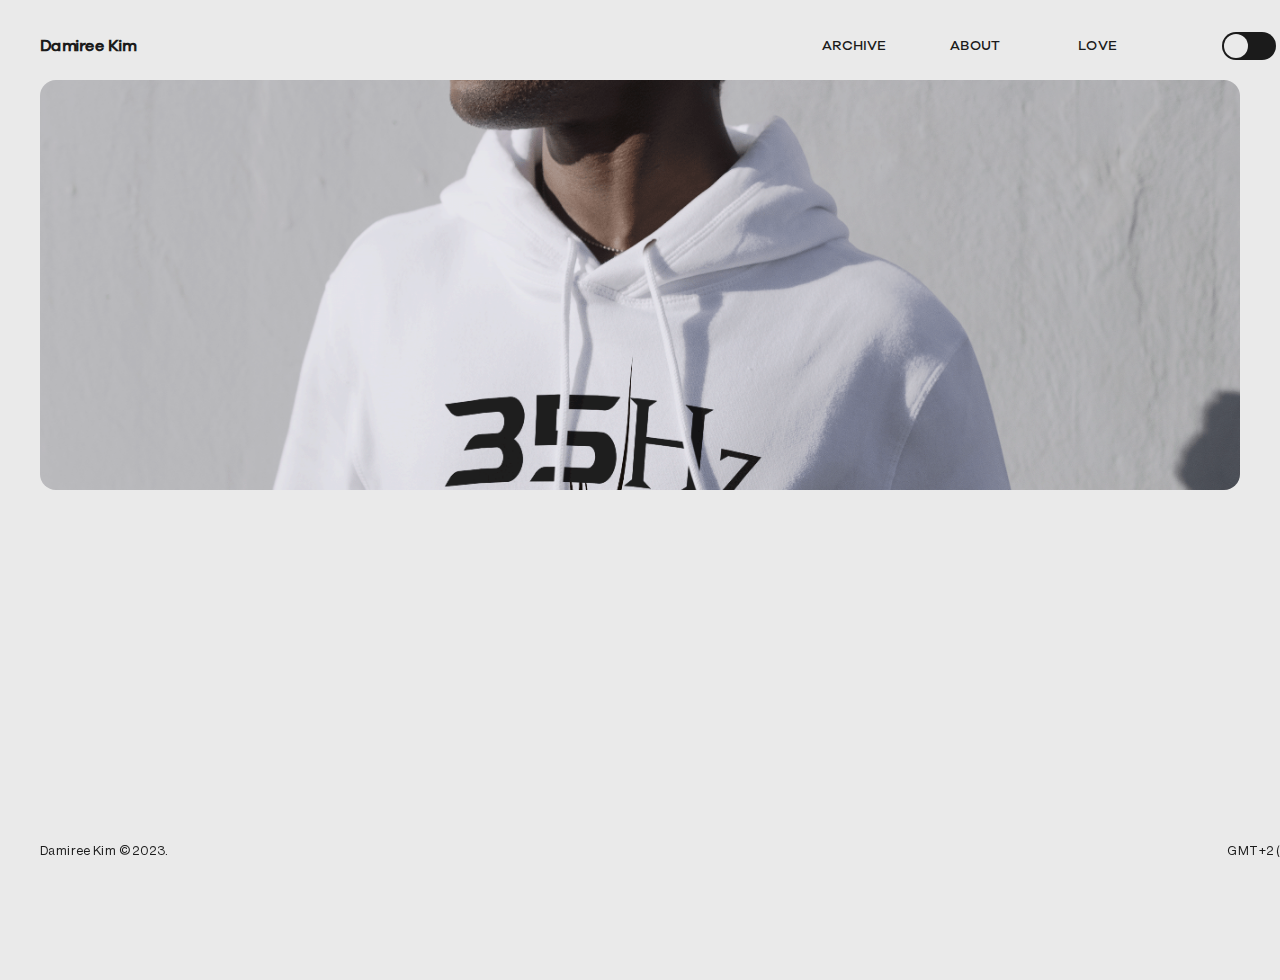
<file: index.html>
<!DOCTYPE html>
<html>
<head>
    <meta charset="UTF-8">
    <meta name="viewport" content="width=device-width, initial-scale=1.0">
    <link rel="stylesheet" href="css/font.css">
    <link rel="stylesheet" href="https://cdnjs.cloudflare.com/ajax/libs/font-awesome/5.15.3/css/all.min.css">
    <!-- Bootstrap -->
    <link href="https://cdn.jsdelivr.net/npm/bootstrap@5.3.0-alpha2/dist/css/bootstrap.min.css" rel="stylesheet" integrity="sha384-aFq/bzH65dt+w6FI2ooMVUpc+21e0SRygnTpmBvdBgSdnuTN7QbdgL+OapgHtvPp" crossorigin="anonymous">
    <!-- My own css -->
    <link rel="stylesheet" href="css/general.css">
    <link rel="stylesheet" href="css/header.css">
    <!-- Favicon- Other meta tags, styles, and scripts go here -->
    <link rel="icon" type="image/x-icon" href="src/favicon.svg">
    <!-- Favicon- For modern browsers, you can also use this line -->
    <link rel="icon" type="image/png" sizes="32x32" href="src/favicon.svg">

    <title>Damiree Kim</title>
</head>
<body style="height: 100vh;">
    <header class="gnb w-100">
        <div class="logo display4">
            <a href="index.html">Damiree Kim</a>
        </div>
        <nav class="menu"> 
            <div class="menu-icon">
               <svg xmlns="http://www.w3.org/2000/svg" width="28" height="28" viewBox="0 0 28 28" fill="none">
                  <path d="M25.9968 9.01431C25.9968 5.14149 22.8394 2 18.947 2C17.0168 2 15.2719 2.77266 13.9968 4.02226C12.7249 2.77266 10.98 2 9.0498 2C5.15739 2 2 5.14149 2 9.01431C2 10.9666 2.80213 12.7281 4.09321 14C2.80213 15.2719 2 17.0366 2 18.9857C2 22.8585 5.15739 26 9.0498 26C10.98 26 12.7249 25.2273 14 23.9777C15.2719 25.2273 17.02 26 18.9502 26C22.8426 26 26 22.8585 26 18.9857C26 17.0334 25.1979 15.2719 23.9068 14C25.1979 12.7281 26 10.9634 26 9.01431H25.9968ZM16.8154 14.4769C16.5373 14.7891 15.7449 14.4769 15.7449 14.4769C15.045 14.4769 14.4762 15.0429 14.4762 15.7393C14.4762 15.7393 14.7854 16.5262 14.4762 16.8045C14.1979 17.0549 13.7957 17.0549 13.5174 16.8045C13.2083 16.5262 13.5174 15.7393 13.5174 15.7393C13.5174 15.0429 12.9486 14.4769 12.2487 14.4769C12.2487 14.4769 11.4563 14.7891 11.1782 14.4769C10.9303 14.1988 10.9303 13.8012 11.1782 13.5231C11.4563 13.2109 12.2487 13.5231 12.2487 13.5231C12.9486 13.5231 13.5174 12.9571 13.5174 12.2607C13.5174 12.2607 13.2083 11.4738 13.5174 11.1955C13.7957 10.9451 14.1979 10.9451 14.4762 11.1955C14.7854 11.4738 14.4762 12.2607 14.4762 12.2607C14.4762 12.9571 15.045 13.5231 15.7449 13.5231C15.7449 13.5231 16.5373 13.2109 16.8154 13.5231C17.0633 13.8012 17.0633 14.1988 16.8154 14.4769Z" fill="var(--Background-text1)"/>
                </svg>
            </div>
            <ul class="menu-tab">
                <li><a class="display5" href="html/archive.html">Archive</a></li>
                <li><a class="display5" href="html/about.html">About</a></li>
                <li><a class="display5" href="html/love.html">Love</a></li>
                <div class="menu-side-contact body3">
                    <p>damiree813@gmail.com<br>
                    <a href="https://www.instagram.com/damiree_813"target="_blank">IG @damiree_813</a><br>
                    <a href="www.linkedin.com/in/damiree-kim"target="_blank">Linkedin</a>,
                    <a href="https://drive.google.com/file/d/1RmDQS-z3Ba1pbxVOV7ynsDGx11QcPhNy/view"target="_blank">CV</a></p>
                </div>
            </ul>

            <div class="toggle-container"> 
                <svg class="icon-sun fas fa-sun" xmlns="http://www.w3.org/2000/svg" width="24" height="24" viewBox="0 0 24 24" fill="none">
                    <path fill-rule="evenodd" clip-rule="evenodd" d="M12.7992 1.99922C12.7992 1.55739 12.441 1.19922 11.9992 1.19922C11.5574 1.19922 11.1992 1.55739 11.1992 1.99922V5.99922C11.1992 6.44105 11.5574 6.79922 11.9992 6.79922C12.441 6.79922 12.7992 6.44105 12.7992 5.99922V1.99922ZM12.7992 17.9992C12.7992 17.5574 12.441 17.1992 11.9992 17.1992C11.5574 17.1992 11.1992 17.5574 11.1992 17.9992V21.9992C11.1992 22.441 11.5574 22.7992 11.9992 22.7992C12.441 22.7992 12.7992 22.441 12.7992 21.9992V17.9992ZM1.19922 11.9992C1.19922 11.5574 1.55739 11.1992 1.99922 11.1992H5.99922C6.44105 11.1992 6.79922 11.5574 6.79922 11.9992C6.79922 12.441 6.44105 12.7992 5.99922 12.7992H1.99922C1.55739 12.7992 1.19922 12.441 1.19922 11.9992ZM17.9992 11.1992C17.5574 11.1992 17.1992 11.5574 17.1992 11.9992C17.1992 12.441 17.5574 12.7992 17.9992 12.7992H21.9992C22.441 12.7992 22.7992 12.441 22.7992 11.9992C22.7992 11.5574 22.441 11.1992 21.9992 11.1992H17.9992ZM15.4335 8.39303C15.1211 8.08061 15.1211 7.57408 15.4335 7.26166L18.262 4.43323C18.5744 4.12081 19.0809 4.12081 19.3933 4.43323C19.7058 4.74565 19.7058 5.25218 19.3933 5.5646L16.5649 8.39303C16.2525 8.70545 15.746 8.70545 15.4335 8.39303ZM15.4335 16.5649C15.1211 16.2525 15.1211 15.746 15.4335 15.4335C15.746 15.1211 16.2525 15.1211 16.5649 15.4335L19.3933 18.262C19.7058 18.5744 19.7058 19.0809 19.3933 19.3933C19.0809 19.7058 18.5744 19.7058 18.262 19.3933L15.4335 16.5649ZM4.43353 19.393C4.12111 19.0806 4.12111 18.5741 4.43353 18.2617L7.26196 15.4332C7.57438 15.1208 8.08091 15.1208 8.39333 15.4332C8.70575 15.7456 8.70575 16.2522 8.39333 16.5646L5.5649 19.393C5.25248 19.7054 4.74595 19.7054 4.43353 19.393ZM4.43353 5.5649C4.12111 5.25248 4.12111 4.74595 4.43353 4.43353C4.74595 4.12111 5.25248 4.12111 5.5649 4.43353L8.39333 7.26196C8.70575 7.57438 8.70575 8.08091 8.39333 8.39333C8.08091 8.70575 7.57438 8.70575 7.26196 8.39333L4.43353 5.5649Z" fill="var(--Background-text1)"/></svg>
                <label class="toggle">
                    <input type="checkbox" id="dark-mode-toggle">
                    <span class="slider"></span>
                </label>
                <svg class="icon-moon fas fa-moon" xmlns="http://www.w3.org/2000/svg" width="24" height="24" viewBox="0 0 24 24" fill="none">
                    <path fill-rule="evenodd" clip-rule="evenodd" d="M19.0761 13.9358C19.8621 13.5774 20.8118 14.1724 20.5244 14.987C19.2469 18.6074 15.7446 21.1187 11.7422 20.9957C6.97834 20.8493 3.1507 17.0217 3.00433 12.2578C2.88135 8.25542 5.39256 4.75307 9.01301 3.47562C9.8276 3.1882 10.4186 4.13497 10.0509 4.91661C8.78024 7.61774 8.4385 11.0105 10.647 13.219C12.8815 15.4536 16.3467 15.1804 19.0761 13.9358Z" stroke="var(--Background-text1)" stroke-width="1.6" stroke-linecap="round" stroke-linejoin="round"/>
                </svg>
            </div>
        </nav>
        <script src="js/script.js"></script>
    </header>

    <div class="page-landing h-100">
        <div class="hero-img d-flex align-items-center justify-content-center">
            <a href="html/archive.html"><img src="src/23reel.png"></a> 
        </div>

        <div class="fade-slide-element landing-container w-100">
            <div class="h3">Visual Identity<br>User Interface<br>Photograph</div>
            <div class="contact">
                <p class="display2">damiree813@gmail.com</p>
                <div class="contact-icon-set">
                    <a href="https://www.behance.net/damiree813fddc" target="_blank"><svg xmlns="http://www.w3.org/2000/svg" width="24" height="24" viewBox="0 0 24 24" fill="none">
                          <path d="M7.78912 5.4035C8.32952 5.39346 8.86916 5.44887 9.39625 5.5685C9.84003 5.66539 10.2614 5.84569 10.6379 6.09981C10.9856 6.3525 11.2608 6.69223 11.4357 7.08488C11.6367 7.5677 11.7337 8.08749 11.7203 8.61033C11.7431 9.18441 11.5965 9.75252 11.2987 10.2439C10.9854 10.7079 10.5524 11.0785 10.0455 11.3164C10.7334 11.5018 11.3325 11.9266 11.7352 12.5143C12.1217 13.137 12.316 13.8599 12.2937 14.5925C12.3064 15.1766 12.1857 15.7559 11.9406 16.2863C11.714 16.7489 11.3823 17.1521 10.972 17.4635C10.5496 17.7716 10.0742 17.9995 9.5695 18.1359C9.04611 18.2807 8.50542 18.3534 7.96237 18.3521H2V5.4035H7.78912ZM7.44509 10.6407C7.86969 10.6582 8.28766 10.5311 8.63063 10.2802C8.79489 10.1339 8.92266 9.95131 9.00374 9.74689C9.08482 9.54247 9.11696 9.32192 9.09759 9.10286C9.10858 8.84701 9.05764 8.59229 8.94909 8.36035C8.85701 8.17568 8.71383 8.02133 8.53658 7.91566C8.35705 7.79935 8.15535 7.72153 7.94422 7.68714C7.71514 7.64276 7.48203 7.62257 7.24874 7.62691H4.70109V10.6522H7.44509V10.6407ZM7.59359 16.1534C7.85037 16.1569 8.10662 16.1292 8.35673 16.0709C8.58529 16.0204 8.80205 15.9266 8.99529 15.7945C9.1846 15.6625 9.33754 15.4849 9.43997 15.2781C9.55874 15.0144 9.61331 14.7263 9.5992 14.4374C9.62495 14.1741 9.59008 13.9085 9.49727 13.6608C9.40446 13.4131 9.25617 13.19 9.06377 13.0085C8.65596 12.7081 8.1562 12.5593 7.65052 12.5877H4.70109V16.1534H7.59359Z" fill="var(--Background-text1)"/>
                          <path d="M16.1407 16.1061C16.3527 16.3026 16.6025 16.454 16.8748 16.551C17.1471 16.648 17.4362 16.6886 17.7247 16.6704C18.1821 16.682 18.6305 16.5428 19.001 16.2744C19.3024 16.0784 19.5307 15.7884 19.6503 15.4494H21.8044C21.5749 16.4145 21.0144 17.2687 20.2204 17.8634C19.4587 18.369 18.5585 18.625 17.6447 18.596C16.9925 18.6046 16.3453 18.482 15.7414 18.2355C15.1951 18.0077 14.7052 17.6633 14.3059 17.2265C13.908 16.7688 13.6024 16.2384 13.4058 15.6647C13.1851 15.0235 13.0771 14.3488 13.0865 13.6707C13.0825 13.0039 13.1941 12.3415 13.4165 11.7129C13.7153 10.8286 14.2865 10.0616 15.0482 9.52213C15.8099 8.98261 16.7229 8.69825 17.6563 8.70987C18.3453 8.69547 19.0268 8.85673 19.6363 9.17848C20.1873 9.4806 20.6626 9.90371 21.0264 10.416C21.3987 10.9535 21.6655 11.5569 21.8127 12.1939C21.9741 12.878 22.0317 13.5825 21.9835 14.2837H15.5673C15.5153 14.9425 15.7209 15.5958 16.1407 16.1061ZM18.9557 11.1816C18.7761 11.002 18.5602 10.863 18.3224 10.7739C18.0845 10.6848 17.8304 10.6477 17.5771 10.6652C17.2409 10.6523 16.9073 10.7268 16.6085 10.8813C16.3716 11.0117 16.1626 11.1871 15.993 11.3978C15.8428 11.5952 15.7309 11.8191 15.663 12.0578C15.6019 12.2568 15.5637 12.4622 15.5492 12.6699H19.5233C19.4886 12.1284 19.2914 11.61 18.9573 11.1824L18.9557 11.1816Z" fill="var(--Background-text1)"/>
                          <path d="M20.0169 6.26758H15.0371V7.54057H20.0169V6.26758Z" fill="#1B1B1B"/></svg></a>
                    <a href="mailto:damiree813@gmail.com" target="_blank"><svg xmlns="http://www.w3.org/2000/svg" width="24" height="24" viewBox="0 0 24 24" fill="none">
                         <path fill-rule="evenodd" clip-rule="evenodd" d="M4.58947 6.62829L12.0007 11.8161L19.4118 6.62829C19.274 6.35577 18.9906 6.16667 18.6673 6.16667H5.33398C5.01068 6.16667 4.72728 6.35577 4.58947 6.62829ZM19.5007 8.60055L12.4785 13.516C12.1916 13.7169 11.8097 13.7169 11.5228 13.516L4.50065 8.60055V17C4.50065 17.4564 4.87756 17.8333 5.33398 17.8333H18.6673C19.1237 17.8333 19.5007 17.4564 19.5007 17V8.60055ZM2.83398 7C2.83398 5.6231 3.95708 4.5 5.33398 4.5H18.6673C20.0442 4.5 21.1673 5.6231 21.1673 7V17C21.1673 18.3769 20.0442 19.5 18.6673 19.5H5.33398C3.95708 19.5 2.83398 18.3769 2.83398 17V7Z" fill="var(--Background-text1"/></svg></a>
                    <a href="https://www.instagram.com/damiree_813"target="_blank"><svg xmlns="http://www.w3.org/2000/svg" width="24" height="24" viewBox="0 0 24 24" fill="none">
                         <path fill-rule="evenodd" clip-rule="evenodd" d="M7.90909 4.63636C6.10161 4.63636 4.63636 6.10161 4.63636 7.90909V16.0909C4.63636 17.8984 6.10161 19.3636 7.90909 19.3636H16.0909C17.8984 19.3636 19.3636 17.8984 19.3636 16.0909V7.90909C19.3636 6.10161 17.8984 4.63636 16.0909 4.63636H7.90909ZM3 7.90909C3 5.19787 5.19787 3 7.90909 3H16.0909C18.8021 3 21 5.19787 21 7.90909V16.0909C21 18.8021 18.8021 21 16.0909 21H7.90909C5.19787 21 3 18.8021 3 16.0909V7.90909ZM15.6818 7.5C15.6818 7.04813 16.0481 6.68182 16.5 6.68182H16.5082C16.96 6.68182 17.3263 7.04813 17.3263 7.5C17.3263 7.95187 16.96 8.31818 16.5082 8.31818H16.5C16.0481 8.31818 15.6818 7.95187 15.6818 7.5ZM12.3954 9.53662C11.8847 9.46089 11.3632 9.54812 10.9049 9.7859C10.4466 10.0237 10.075 10.3999 9.84289 10.8611C9.61078 11.3222 9.52999 11.8448 9.61201 12.3546C9.69403 12.8643 9.93469 13.3352 10.2998 13.7002C10.6648 14.0653 11.1357 14.306 11.6454 14.388C12.1551 14.47 12.6778 14.3892 13.1389 14.1571C13.6001 13.925 13.9763 13.5534 14.2141 13.0951C14.4519 12.6368 14.5391 12.1153 14.4634 11.6046C14.3861 11.0836 14.1434 10.6014 13.771 10.229C13.3986 9.85661 12.9163 9.61386 12.3954 9.53662ZM10.1512 8.33343C10.915 7.93712 11.7843 7.79174 12.6354 7.91795C13.5037 8.0467 14.3075 8.45127 14.9281 9.0719C15.5487 9.69254 15.9533 10.4963 16.082 11.3645C16.2083 12.2157 16.0629 13.085 15.6666 13.8488C15.2703 14.6125 14.6432 15.2319 13.8746 15.6188C13.106 16.0056 12.235 16.1403 11.3855 16.0036C10.5359 15.8669 9.75111 15.4658 9.14267 14.8573C8.53423 14.2489 8.13313 13.4641 7.99643 12.6145C7.85972 11.765 7.99438 10.894 8.38124 10.1254C8.76809 9.35678 9.38746 8.72973 10.1512 8.33343Z" fill="var(--Background-text1)"/></svg></a>
                    <a href="https://www.linkedin.com/in/damiree-kim/" target="_blank">
                        <svg xmlns="http://www.w3.org/2000/svg" width="24" height="24" viewBox="0 0 24 24" fill="none">
                         <path d="M21 4.32353V19.6765C21 20.0275 20.8606 20.3641 20.6123 20.6123C20.3641 20.8606 20.0275 21 19.6765 21H4.32353C3.97251 21 3.63586 20.8606 3.38765 20.6123C3.13944 20.3641 3 20.0275 3 19.6765V4.32353C3 3.97251 3.13944 3.63586 3.38765 3.38765C3.63586 3.13944 3.97251 3 4.32353 3H19.6765C20.0275 3 20.3641 3.13944 20.6123 3.38765C20.8606 3.63586 21 3.97251 21 4.32353ZM8.29412 9.88235H5.64706V18.3529H8.29412V9.88235ZM8.53235 6.97059C8.53375 6.77036 8.49569 6.57182 8.42035 6.3863C8.34502 6.20078 8.23387 6.03191 8.09328 5.88935C7.95268 5.74678 7.78537 5.6333 7.60091 5.5554C7.41646 5.47749 7.21846 5.43668 7.01824 5.43529H6.97059C6.5634 5.43529 6.17289 5.59705 5.88497 5.88497C5.59705 6.17289 5.43529 6.5634 5.43529 6.97059C5.43529 7.37777 5.59705 7.76828 5.88497 8.05621C6.17289 8.34413 6.5634 8.50588 6.97059 8.50588C7.17083 8.51081 7.37008 8.47623 7.55696 8.40413C7.74383 8.33202 7.91467 8.2238 8.0597 8.08565C8.20474 7.94749 8.32113 7.78212 8.40223 7.59897C8.48333 7.41582 8.52755 7.21848 8.53235 7.01824V6.97059ZM18.3529 13.2071C18.3529 10.6606 16.7329 9.67059 15.1235 9.67059C14.5966 9.6442 14.0719 9.75644 13.6019 9.9961C13.1318 10.2358 12.7328 10.5945 12.4447 11.0365H12.3706V9.88235H9.88235V18.3529H12.5294V13.8476C12.4911 13.3862 12.6365 12.9283 12.9339 12.5735C13.2313 12.2186 13.6567 11.9954 14.1176 11.9524H14.2182C15.06 11.9524 15.6847 12.4818 15.6847 13.8159V18.3529H18.3318L18.3529 13.2071Z" fill="var(--Background-text1"/>
                        </svg></a>
                </div>
            </div>
        </div>
        
        <div class="footer body3">
            <p>Damiree Kim © 2023.</p>
            <p>GMT+2 (CEST)</p>
            <!--<p>GMT+9 (KST)</p>-->
        </div>
    </div>
    <div class="arrow-container">
        <div class="arrow"></div>
    </div>
    <!-- Rest of your content -->
</body>
</html>


<!--
        
-->
</file>
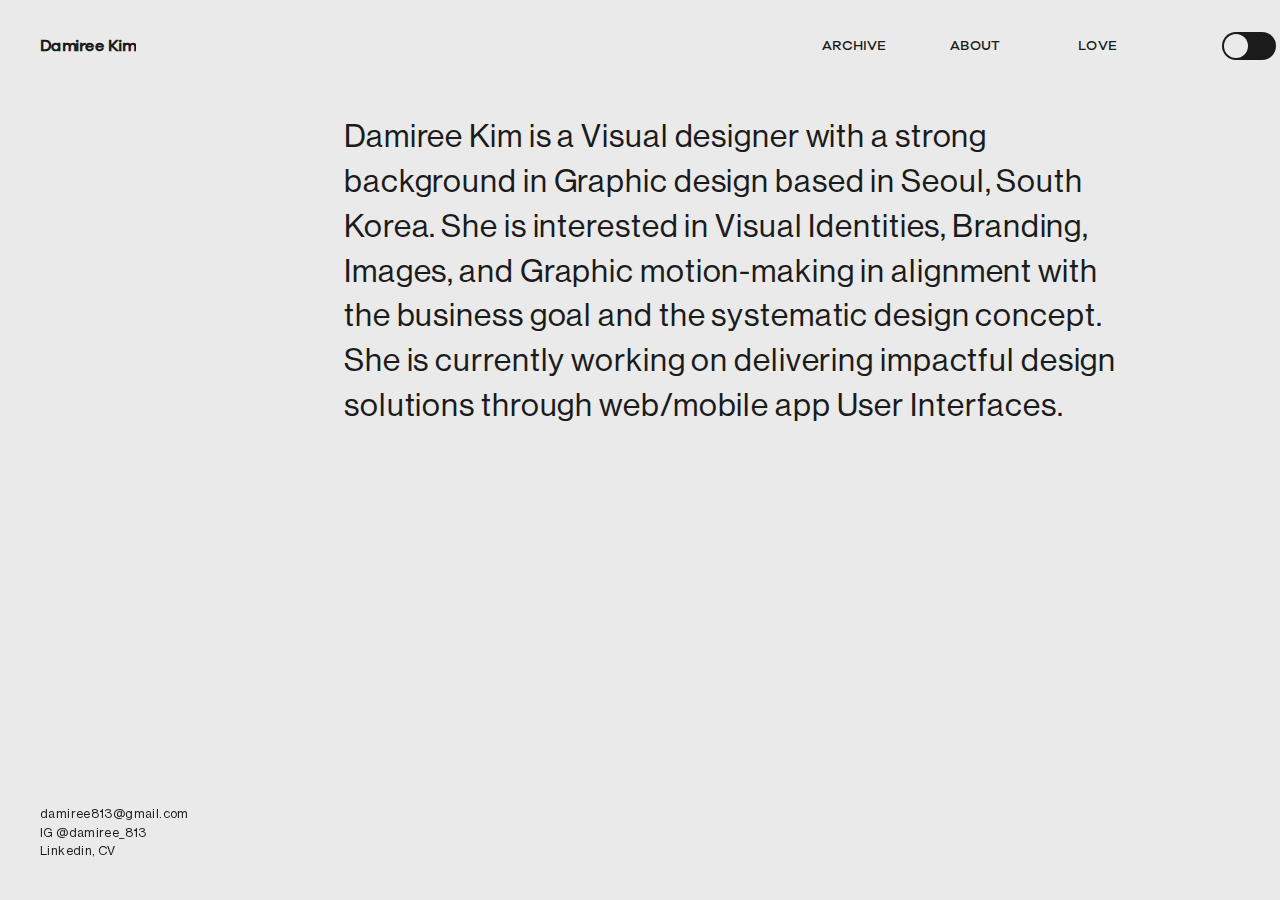
<file: html/about.html>
<!DOCTYPE html>
<html>
    <head>
        <meta charset="UTF-8">
        <meta name="viewport" content="width=device-width, initial-scale=1.0">
        <meta property="og:image" content="../src/favicon.svg">
        <link rel="stylesheet" href="../css/font.css">
        <link rel="stylesheet" href="https://cdnjs.cloudflare.com/ajax/libs/font-awesome/5.15.3/css/all.min.css">
        <link rel="icon" href="../src/favicon.ico">
        <!-- Bootstrap -->
        <link href="https://cdn.jsdelivr.net/npm/bootstrap@5.3.0-alpha2/dist/css/bootstrap.min.css" rel="stylesheet" integrity="sha384-aFq/bzH65dt+w6FI2ooMVUpc+21e0SRygnTpmBvdBgSdnuTN7QbdgL+OapgHtvPp" crossorigin="anonymous">
        <!-- My own css -->
        <link rel="stylesheet" href="../css/general.css">
        <link rel="stylesheet" href="../css/header.css">
        <link rel="stylesheet" href="../css/page-about.css">
        <!-- Favicon- Other meta tags, styles, and scripts go here -->
        <link rel="icon" type="image/x-icon" href="../src/favicon.svg">
        <!-- Favicon- For modern browsers, you can also use this line -->
        <link rel="icon" type="image/png" sizes="32x32" href="../src/favicon.svg">

        <title>Damiree Kim</title>
    </head>
    <body>
         <header class="gnb gnb_move w-100">
            <div class="logo display4">
                <a href="../index.html">Damiree Kim</a>
            </div>
            <nav class="menu"> 
                <div class="menu-icon">
                   <svg xmlns="http://www.w3.org/2000/svg" width="28" height="28" viewBox="0 0 28 28" fill="none">
                      <path d="M25.9968 9.01431C25.9968 5.14149 22.8394 2 18.947 2C17.0168 2 15.2719 2.77266 13.9968 4.02226C12.7249 2.77266 10.98 2 9.0498 2C5.15739 2 2 5.14149 2 9.01431C2 10.9666 2.80213 12.7281 4.09321 14C2.80213 15.2719 2 17.0366 2 18.9857C2 22.8585 5.15739 26 9.0498 26C10.98 26 12.7249 25.2273 14 23.9777C15.2719 25.2273 17.02 26 18.9502 26C22.8426 26 26 22.8585 26 18.9857C26 17.0334 25.1979 15.2719 23.9068 14C25.1979 12.7281 26 10.9634 26 9.01431H25.9968ZM16.8154 14.4769C16.5373 14.7891 15.7449 14.4769 15.7449 14.4769C15.045 14.4769 14.4762 15.0429 14.4762 15.7393C14.4762 15.7393 14.7854 16.5262 14.4762 16.8045C14.1979 17.0549 13.7957 17.0549 13.5174 16.8045C13.2083 16.5262 13.5174 15.7393 13.5174 15.7393C13.5174 15.0429 12.9486 14.4769 12.2487 14.4769C12.2487 14.4769 11.4563 14.7891 11.1782 14.4769C10.9303 14.1988 10.9303 13.8012 11.1782 13.5231C11.4563 13.2109 12.2487 13.5231 12.2487 13.5231C12.9486 13.5231 13.5174 12.9571 13.5174 12.2607C13.5174 12.2607 13.2083 11.4738 13.5174 11.1955C13.7957 10.9451 14.1979 10.9451 14.4762 11.1955C14.7854 11.4738 14.4762 12.2607 14.4762 12.2607C14.4762 12.9571 15.045 13.5231 15.7449 13.5231C15.7449 13.5231 16.5373 13.2109 16.8154 13.5231C17.0633 13.8012 17.0633 14.1988 16.8154 14.4769Z" fill="var(--Background-text1)"/>
                    </svg>
                </div>
                <ul class="menu-tab">
                    <li><a class="display5" href="archive.html">Archive</a></li>
                    <li><a class="display5" href="about.html">About</a></li>
                    <li><a class="display5" href="love.html">Love</a></li>
                    <div class="menu-side-contact body3">
                        <p>damiree813@gmail.com<br>
                        <a href="https://www.instagram.com/damiree_813"target="_blank">IG @damiree_813</a><br>
                        <a href="https://www.linkedin.com/in/damiree-kim/"target="_blank">Linkedin</a>,
                        <a href="https://drive.google.com/file/d/1RmDQS-z3Ba1pbxVOV7ynsDGx11QcPhNy/view"target="_blank">CV</a></p>
                    </div>
                </ul>
                <div class="toggle-container"> 
                    <svg class="icon-sun fas fa-sun" xmlns="http://www.w3.org/2000/svg" width="24" height="24" viewBox="0 0 24 24" fill="none">
                        <path fill-rule="evenodd" clip-rule="evenodd" d="M12.7992 1.99922C12.7992 1.55739 12.441 1.19922 11.9992 1.19922C11.5574 1.19922 11.1992 1.55739 11.1992 1.99922V5.99922C11.1992 6.44105 11.5574 6.79922 11.9992 6.79922C12.441 6.79922 12.7992 6.44105 12.7992 5.99922V1.99922ZM12.7992 17.9992C12.7992 17.5574 12.441 17.1992 11.9992 17.1992C11.5574 17.1992 11.1992 17.5574 11.1992 17.9992V21.9992C11.1992 22.441 11.5574 22.7992 11.9992 22.7992C12.441 22.7992 12.7992 22.441 12.7992 21.9992V17.9992ZM1.19922 11.9992C1.19922 11.5574 1.55739 11.1992 1.99922 11.1992H5.99922C6.44105 11.1992 6.79922 11.5574 6.79922 11.9992C6.79922 12.441 6.44105 12.7992 5.99922 12.7992H1.99922C1.55739 12.7992 1.19922 12.441 1.19922 11.9992ZM17.9992 11.1992C17.5574 11.1992 17.1992 11.5574 17.1992 11.9992C17.1992 12.441 17.5574 12.7992 17.9992 12.7992H21.9992C22.441 12.7992 22.7992 12.441 22.7992 11.9992C22.7992 11.5574 22.441 11.1992 21.9992 11.1992H17.9992ZM15.4335 8.39303C15.1211 8.08061 15.1211 7.57408 15.4335 7.26166L18.262 4.43323C18.5744 4.12081 19.0809 4.12081 19.3933 4.43323C19.7058 4.74565 19.7058 5.25218 19.3933 5.5646L16.5649 8.39303C16.2525 8.70545 15.746 8.70545 15.4335 8.39303ZM15.4335 16.5649C15.1211 16.2525 15.1211 15.746 15.4335 15.4335C15.746 15.1211 16.2525 15.1211 16.5649 15.4335L19.3933 18.262C19.7058 18.5744 19.7058 19.0809 19.3933 19.3933C19.0809 19.7058 18.5744 19.7058 18.262 19.3933L15.4335 16.5649ZM4.43353 19.393C4.12111 19.0806 4.12111 18.5741 4.43353 18.2617L7.26196 15.4332C7.57438 15.1208 8.08091 15.1208 8.39333 15.4332C8.70575 15.7456 8.70575 16.2522 8.39333 16.5646L5.5649 19.393C5.25248 19.7054 4.74595 19.7054 4.43353 19.393ZM4.43353 5.5649C4.12111 5.25248 4.12111 4.74595 4.43353 4.43353C4.74595 4.12111 5.25248 4.12111 5.5649 4.43353L8.39333 7.26196C8.70575 7.57438 8.70575 8.08091 8.39333 8.39333C8.08091 8.70575 7.57438 8.70575 7.26196 8.39333L4.43353 5.5649Z" fill="var(--Background-text1)"/></svg>
                    <label class="toggle">
                        <input type="checkbox" id="dark-mode-toggle">
                        <span class="slider"></span>
                    </label>
                    <svg class="icon-moon fas fa-moon" xmlns="http://www.w3.org/2000/svg" width="24" height="24" viewBox="0 0 24 24" fill="none">
                        <path fill-rule="evenodd" clip-rule="evenodd" d="M19.0761 13.9358C19.8621 13.5774 20.8118 14.1724 20.5244 14.987C19.2469 18.6074 15.7446 21.1187 11.7422 20.9957C6.97834 20.8493 3.1507 17.0217 3.00433 12.2578C2.88135 8.25542 5.39256 4.75307 9.01301 3.47562C9.8276 3.1882 10.4186 4.13497 10.0509 4.91661C8.78024 7.61774 8.4385 11.0105 10.647 13.219C12.8815 15.4536 16.3467 15.1804 19.0761 13.9358Z" stroke="var(--Background-text1)" stroke-width="1.6" stroke-linecap="round" stroke-linejoin="round"/>
                    </svg>
                </div>
            </nav>
            <script src="../js/script.js"></script>
        </header>


            <div class="page-about">
                <div class="side-contact body3">
                    <p>damiree813@gmail.com<br>
                        <a href="https://www.instagram.com/damiree_813"target="_blank">IG @damiree_813</a><br>
                        <a href="https://www.linkedin.com/in/damiree-kim/"target="_blank">Linkedin</a>,
                        <a href="https://drive.google.com/file/d/16CGVH6zFcs6G1gk_D2GNvM2GMzkMR9fu/view"target="_blank">CV</a>
                    </p>
                </div>
                <div class="about-container">
                    <p class="hover-trigger h4" href="#">Damiree Kim is a Visual designer with a strong background in Graphic design based in Seoul, South Korea. She is interested in Visual Identities, Branding, Images, and Graphic motion-making in alignment with the business goal and the systematic design concept. She is currently working on delivering impactful design solutions through web/mobile app User Interfaces.</p>
                    <!-- <div class="image-popup">
                        <img src="../src/23reel.png" alt="Popup Image">
                    </div> -->
                    <div class="bottom-contact">
                        <a class="body1" href="https://www.instagram.com/damiree_813"target="_blank">IG @damiree_813</a>
                        <a class="body1" href="www.linkedin.com/in/damiree-kim"target="_blank">Linkedin</a>
                        <a class="body1" href="https://drive.google.com/file/d/16CGVH6zFcs6G1gk_D2GNvM2GMzkMR9fu/view"target="_blank">CV</a>
                    </div>
                    <div class="fade-slide-element about-item-container">
                        <div class="about-item-container2">
                            <div classs="about-item">
                                 <p class="body1"style="color: var(--Background-text3);margin-bottom: 8px;">
                                 Drop me a line on</p>
                                <p class="display6">damiree813@gmail.com</p>
                            </div>
                            <div classs="about-item">
                                <p class="body1"style="color: var(--Background-text3); margin-bottom: 8px;">
                                Currently in Munich, Germany</p>
                                <p class="display6">GMT+2 (CEST)</p>
                                <!-- <p class="display6">GMT+9 (KST)</p> -->
                                <p id="date_time"class="display7" style="color: var(--Background-text3); margin-top: 8px;"></p>
                                <script>window.onload = date_time('date_time');</script>
                            </div>
                        </div>
                        <div classs="about-item">
                            <p class="body1" style="color: var(--Background-text3);margin-bottom: 8px;">
                            Recognition</p>
                            <p class="body1">Graphis<br>Asia Design Prize</p>
                        </div>
                    </div>
                </div>

            </div>


        </body>
</html>
</file>
<file: css/font.css>
/* Fonts */
@font-face {
    font-family: 'Galano Grotesque';
    src: url('GalanoGrotesque-Medium.eot');
    src: url('GalanoGrotesque-Medium.eot?#iefix') format('embedded-opentype'),
        url('GalanoGrotesque-Medium.woff2') format('woff2'),
        url('GalanoGrotesque-Medium.woff') format('woff'),
        url('GalanoGrotesque-Medium.ttf') format('truetype'),
        url('GalanoGrotesque-Medium.svg#GalanoGrotesque-Medium') format('svg');
    font-weight: 500;
    font-style: normal;
    font-display: swap;
}

@font-face {
    font-family: 'Galano Grotesque';
    src: url('GalanoGrotesque-Light.eot');
    src: url('GalanoGrotesque-Light.eot?#iefix') format('embedded-opentype'),
        url('GalanoGrotesque-Light.woff2') format('woff2'),
        url('GalanoGrotesque-Light.woff') format('woff'),
        url('GalanoGrotesque-Light.ttf') format('truetype'),
        url('GalanoGrotesque-Light.svg#GalanoGrotesque-Light') format('svg');
    font-weight: 300;
    font-style: normal;
    font-display: swap;
}

@font-face {
    font-family: 'Galano Grotesque';
    src: url('GalanoGrotesque-Regular.eot');
    src: url('GalanoGrotesque-Regular.eot?#iefix') format('embedded-opentype'),
        url('GalanoGrotesque-Regular.woff2') format('woff2'),
        url('GalanoGrotesque-Regular.woff') format('woff'),
        url('GalanoGrotesque-Regular.ttf') format('truetype'),
        url('GalanoGrotesque-Regular.svg#GalanoGrotesque-Regular') format('svg');
    font-weight: normal;
    font-style: normal;
    font-display: swap;
}

@font-face {
    font-family: 'Neue Haas Grotesk Display Pro';
    src: url('NeueHaasDisplay-Roman.eot');
    src: url('NeueHaasDisplay-Roman.eot?#iefix') format('embedded-opentype'),
        url('NeueHaasDisplay-Roman.woff2') format('woff2'),
        url('NeueHaasDisplay-Roman.woff') format('woff'),
        url('NeueHaasDisplay-Roman.ttf') format('truetype'),
        url('NeueHaasDisplay-Roman.svg#NeueHaasDisplay-Roman') format('svg');
    font-weight: 500;
    font-style: normal;
    font-display: swap;
}



h1, .h1{
    font-family: Neue Haas Grotesk Display Pro;
    font-size: 64px;
    font-style: normal;
    font-weight: 500;
    line-height: 64px; /* 100% */
}

h2, .h2{
    font-family: Neue Haas Grotesk Display Pro;
    font-size: 48px;
    font-style: normal;
    font-weight: 500;
    line-height: 48px; /* 100% */
    letter-spacing: 1.536px;
    text-transform: uppercase;
}

h3, .h3{
    font-family: Neue Haas Grotesk Display Pro;
    font-size: 3.2rem;
    font-style: normal;
    font-weight: 400;
    line-height: 120%; 
}

h4, .h4{
    font-family: Neue Haas Grotesk Display Pro;
    font-size: 3.2rem;
    font-style: normal;
    font-weight: 400;
    line-height: 150%; /* 142.857% */
    letter-spacing: 0.896px;
}


.display1{
    text-align: center;
    font-family: Galano Grotesque;
    font-size: 88px;
    font-style: normal;
    font-weight: 800;
    line-height: 80px; /* 90.909% */
}

.display2{
    font-family: Galano Grotesque;
    font-size: 3.2rem;
    font-style: normal;
    font-weight: 500;
    line-height: 48px; /* 100% */
}

.display3{
    font-family: Galano Grotesque;
    font-size: 24px;
    font-style: normal;
    font-weight: 500;
    line-height: 24px; /* 100% */
    text-transform: uppercase;
}

.display4{
    font-family: Galano Grotesque;
    font-size: 16px;
    font-style: normal;
    font-weight: 600;
    line-height: 20px; /* 125% */
    letter-spacing: -0.24px;
}

.display5{
    font-family: Galano Grotesque;
    font-size: 14px;
    font-style: normal;
    font-weight: 500;
    line-height: 20px; /* 142.857% */
    letter-spacing: 0.35px;
    text-transform: uppercase;
}

.display6{
    font-family: Galano Grotesque;
    font-size: 32px;
    font-style: normal;
    font-weight: 500;
    line-height: 32px; /* 100% */
}

.display7{
    font-family: Galano Grotesque;
    font-size: 56px;
    font-style: normal;
    font-weight: 400;
    line-height: 48px; /* 85.714% */
}
.body1{
    font-family: Neue Haas Grotesk Display Pro;
    font-size: 16px;
    font-style: normal;
    font-weight: 500;
    line-height: 120%;
    letter-spacing: 0.512px;
}

.body2{
    font-family: Neue Haas Grotesk Display Pro;
    font-size: 14px;
    font-style: normal;
    font-weight: 500;
    line-height: 24px; /* 171.429% */
    letter-spacing: 0.448px;
}

.body3{
    font-family: Neue Haas Grotesk Display Pro;
    font-size: 13px;
    font-style: normal;
    font-weight: 400;
    line-height: 140%;
    letter-spacing: 0.384px;
}

.body4{
    font-family: Neue Haas Grotesk Display Pro;
    font-size: 16px;
    font-style: normal;
    font-weight: 400;
    line-height: 150%;
    letter-spacing: 0.512px;
}
</file>
<file: css/header.css>
/* Landing page */

.hero-img{
    border-radius: 16px;
    height:32vw;
    overflow: hidden;
    margin-bottom: 24px;
}
.hero-img img{
    width: 100%;
    transition: 0.6s ease;
}
.hero-img img:hover{
    transform: scale(1.3);
}


.page-landing .h3{
    color: var(--Background-text3);
    font-family: Neue Haas Grotesk Display Pro;
    font-size: 3.2rem;
    font-style: normal;
    font-weight: 500;
    line-height: 120%; 
    opacity: 0.5; 
}
.landing-container{
    display: flex;
    justify-content: space-between;
}
.contact{
    flex-direction: column;
    text-align: right;
}
.contact-icon-set{
    display: flex;
    justify-content: flex-end;
    gap:16px;
    margin-top:16px;
}
.contact-icon-set a{
    width: 24px;
}



/* Media query for tablet devices */
@media screen and (max-width: 1200px){
    .contact .display2{
        font-size: 2.6rem;
    }
    .page-landing .h3{
        font-size: 2.6rem;
    }
}

@media screen and (max-width: 768px){
    /*hero img*/
    .landing-container{
        display: none;
    }

    .hero-img{
        height: 80vh; /* 100% of viewport height */
    }
    .hero-img a{
        width: 100%;
        height: 100%;
        object-fit: cover; 
    }
    .hero-img img{
        width: 100%;
        height: 100%;
        object-fit: cover; 
    }

    .footer{
    padding-right: 32px;
    }
}
</file>
<file: css/page-about.css>
/* About page */

.page-about{
    display: grid;
    grid-template-columns: 3fr 8fr 1fr;
    column-gap: 8px;
}

.bottom-contact{
    display: none;
}

.about-container{
    position: relative;
    margin-top: 4vw;
    display: flex;
    flex-direction: column;
    gap: 64px;
    margin-bottom: 80px;
}

.about-container .h4{
    font-family: Neue Haas Grotesk Display Pro;
    font-size: 2rem;
    font-style: normal;
    font-weight: 400;
    line-height: 140%; /* 142.857% */
    letter-spacing: 0.896px;
}
.image-popup {
    display: none;
    position: absolute; /* About-container 에 걸어놓음 */
    top: 0px; 
    left: 0;
    width:50%;
    box-shadow: 0 2px 8px rgba(0, 0, 0, 0.2);
}

.hover-trigger:hover + .image-popup {
    display: block;
}
.about-item-container{
    display: grid;
    grid-template-columns: 6fr 2fr;
    gap: 16px;
    align-items: flex-start;
}

/*email n time*/
.about-item-container2{
    display: flex;
    flex-direction: column;
    gap:40px;
}

.about-item{
    display: flex;
    flex-direction: column;
    gap:40px;
}



/* Media query for tablet devices */
@media screen and (max-width: 1200px){
    .about-container .h4{
        font-family: Neue Haas Grotesk Display Pro;
        font-size: 1.6rem;
    }

/* Media query for mobile devices */
@media (max-width: 768px) {
    .gnb {
        display: flex;
        width: 375px;
        padding: 16px 0px 16px 0px;
        align-items: center;
        gap: 8px;
    }
    .page-about{
        display: block;
    }
    .side-contact {
        display: none;
    }
    .about-item-container{
        display: flex;
        flex-direction: column;
        gap:40px;
    }
    .bottom-contact{
    display: flex;
    flex-direction: column;
    gap:8px;
    }  

    .bottom-contact a{
        color: var(--Background-text1);
    }
</file>
<file: css/general.css>
/*Reset*/
html, body, div, span, applet, object, iframe,
h1, h2, h3, h4, h5, h6, p, blockquote, pre,
a, abbr, acronym, address, big, cite, code,
del, dfn, em, img, ins, kbd, q, s, samp,
small, strike, strong, sub, sup, tt, var,
b, u, i, center,
dl, dt, dd, ol, ul, li,
fieldset, form, label, legend,
table, caption, tbody, tfoot, thead, tr, th, td,
article, aside, canvas, details, embed, 
figure, figcaption, footer, header, hgroup, 
menu, nav, output, ruby, section, summary,
time, mark, audio, video {
    margin: 0;
    padding: 0;
    border: 0;
    font-size: 16px;
    font: inherit;
    vertical-align: baseline;
}
/* HTML5 display-role reset for older browsers */
article, aside, details, figcaption, figure, 
footer, header, hgroup, menu, nav, section {
    display: block;
}
body {
    line-height: 1;
}
ol, ul {
    list-style: none;
}
blockquote, q {
    quotes: none;
}
blockquote:before, blockquote:after,
q:before, q:after {
    content: '';
    content: none;
}
table {
    border-collapse: collapse;
    border-spacing: 0;
}

a{
    text-decoration:none;
}


/* Colours */
:root {
    --Background-color: #EAEAEA;
    --Background-text1: #1b1b1b;
    --Background-text2: #4b4b4b;
    --Background-text3: #a5a5a5;
    --Point-color:#1b1b1b; /*('#AAFFBB');*/

    --Background-black: #1b1b1b;
    --Background-gray1: #EAEAEA;
    --Background-gray2: #A5A5A5;
    --Background-gray3: #646464;
    --Background-gray4: #4B4B4B;
    --Background-white: #F5F5F5;
    --Display-font:'Galano Grotesque';
}

/*GNB*/

.gnb {
    background-color: var(--Background-color);
    color: var(--Background-text1);
    align-items: center;
    display: flex;
    max-width: 100vw;
    padding: 32px 40px 8px 40px;
    justify-content: space-between;
    position: fixed;
    top: 0px;
    left: 0;
    z-index: 1000;
    width: 100%;
    transition: top 0.3s ease-in-out;
}
.page-landing{
    margin-top: 80px;
}

.page-archive,.page-love,.page-about {
  margin-top: 64px; /* Add space below the GNB */
}
    /* Style the menu icon (cloba) */
.menu-icon {
    display: none; /* Hide by default */
    cursor: pointer;
}
/* contact inside a mobile menu */
.menu-side-contact {
    display: none;
}

    /* Style the menu icon (menu index) */
.menu-tab, .menu{
    display: flex;
    align-items: center;
    flex-direction: row;
    margin: 0 16px;
    gap: 8px;
}
.menu-tab li{
    width:120px;
}
.gnb a{
    color:var(--Background-text1);
}

img{
    width:100%;
    align-items: center;
}

/*image fade in*/
@keyframes fade-slide-in {
  0% {
    opacity: 0;
    transform: translateY(20%);
  }
  100% {
    opacity: 1;
    transform: translateY(0);
  }
}

.fade-slide-element {
  opacity: 0;
  transform: translateY(20%);
  animation: fade-slide-in 0.8s ease-in-out forwards;
}

.footer{
    width: 100%;
    padding-right: 80px;
    display: flex;
    justify-content: space-between;
    position: fixed;
    bottom: 40px;
    z-index: 1200;
}
.side-contact p{
    position: fixed;
    bottom: 40px;
}
.side-contact a{
    color: var(--Background-text1);
}

/* Light Mode Styles */
body {
    background-color: var(--Background-color);
    margin:0px 40px;
    color: var(--Background-text1);
}

/* Dark Mode Styles*/
body.dark-mode .menu-icon path {
    fill: var(--Background-gray1);
}

body.dark-mode .menu-tab {
    background-color: var(--Background-black);
}

body.dark-mode{
    background-color: var(--Background-black);
    color: var(--Background-gray1);
}

body.dark-mode .side-contact a{
    color: var(--Background-gray1);
}

body.dark-mode .gnb {
    background-color: var(--Background-black);
    color: var(--Background-gray1);
}

body.dark-mode .gnb a {
    color: var(--Background-gray1);
}

body.dark-mode .gnb .slider {
    background-color: var(--Background-gray1);
}

body.dark-mode .gnb .slider:before {
    background-color: var(--Background-black);
}

body.dark-mode .gnb .icon-sun path {
    fill: var(--Background-gray1);
}

/* Toggle Styles */
.toggle-container {
    display: flex;
    align-items: center;
    gap: 4px;
}

.toggle {
    position: relative;
    display: inline-block;
    width: 54px;
    height: 28px;
}

.toggle input[type="checkbox"] {
    opacity: 0;
    width: 0;
    height: 0;
}

.slider {
    position: absolute;
    cursor: pointer;
    top: 0;
    left: 0;
    right: 0;
    bottom: 0;
    background-color: var(--Background-text1);
    transition: 0.4s;
    border-radius: 34px;
}


/* 동그라미 */
.slider:before {
    position: absolute;
    content: "";
    height: 24px;
    width: 24px;
    left: 2px;
    bottom: 2px;
    background-color: var(--Background-color);
    transition: 0.4s;
    border-radius: 50%;
}


/* in light mode, toggle background color*/
input:checked + .slider {
    background-color: var(--Background-text1);
}

/* when you press the btn, 동그라미's movement*/
input:checked + .slider:before {
    transform: translateX(26px);
    background-color: var(--Background-color);
}


/* Media query for mobile devices */
@media (max-width: 768px) {
    body {
        margin:0px 16px;
        max-width: 100vw;
    }

    .gnb {
        display: flex;
        width: 100%;
        padding: 16px;
        align-items: center;
        gap: 8px;
    }

    .menu{
        display: flex;
        flex-direction: row-reverse;
        gap:16px;
    }

/*menu mobile*/
    .menu-icon {
        display: flex; /* Show the menu icon for mobile */
    }
    .page-landing{
        position: relative;
    }
    .menu-tab{
        display: none;
    }
    .menu-tab .display5{
        font-size: 48px;
        font-style: normal;
        font-weight: 500;
        line-height: 48px; /* 100% */
        letter-spacing: 1.536px;
        text-transform: uppercase;
    }

    .menu-tab.active {
        display: flex; /* Show the menu items when active */
        flex-direction: column;
        align-items: flex-start;
        gap: 32px;
        align-self: stretch;
        position: absolute;
        top:60px;
        left:0px;
        padding-bottom: 100vh;
        padding-top:16px;
        z-index: 1100;
        width:100vw;
        background-color: var(--Background-color);
    }
    .menu-side-contact {
        display: flex;
        flex-direction: column;
        gap: 8px;
        margin-top:24vh;
    }
}

/* Media query for big devices */
@media screen and (min-width: 2000px){
    body, .gnb {
        margin:0px 80px;
    }
    .archive-img{
        height: 480px;
    }
}
</file>
